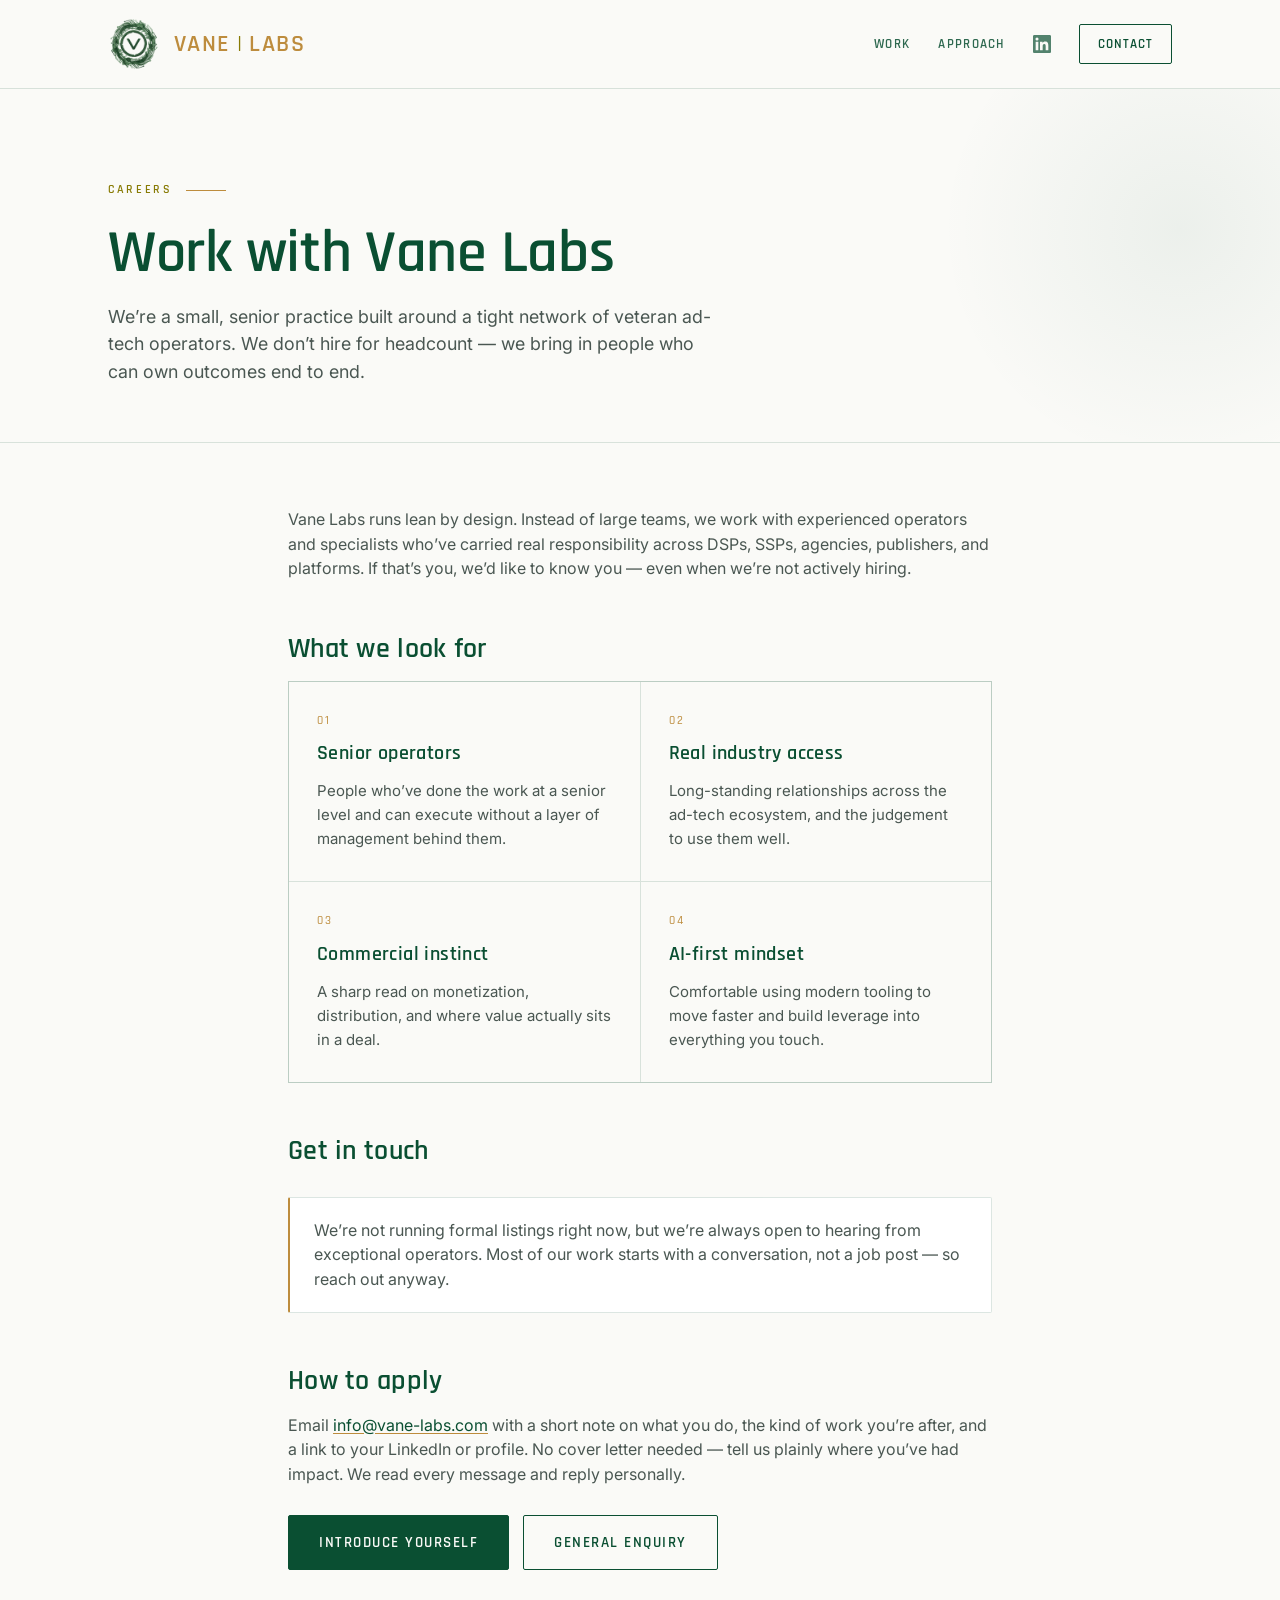
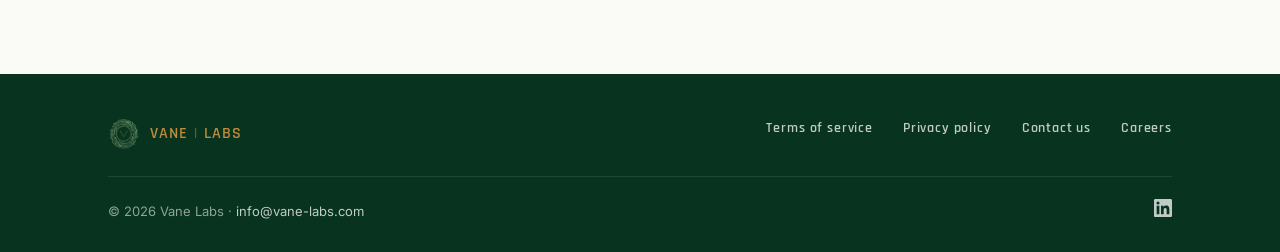
<file: careers.html>
<!DOCTYPE html>
<html lang="en">
<head>
  <meta charset="UTF-8" />
  <meta name="viewport" content="width=device-width, initial-scale=1.0" />
  <title>Careers — Vane Labs</title>
  <meta name="description" content="Vane Labs is a small, senior ad-tech practice. We work with a tight network of veteran operators — see how to work with us." />
  <meta name="theme-color" content="#0A4F32" />
  <meta name="robots" content="index, follow" />

  <link rel="icon" href="/assets/favicon.ico" sizes="any" />
  <link rel="icon" type="image/png" sizes="32x32" href="/assets/favicon-32.png" />
  <link rel="icon" type="image/png" sizes="64x64" href="/assets/favicon-64.png" />
  <link rel="apple-touch-icon" href="/assets/favicon-64.png" />

  <meta property="og:title" content="Careers — Vane Labs" />
  <meta property="og:description" content="A small, senior ad-tech practice. See how to work with us." />
  <meta property="og:type" content="website" />
  <meta property="og:url" content="https://vane-labs.com/careers.html" />

  <!-- Google Tag Manager -->
  <script>(function(w,d,s,l,i){w[l]=w[l]||[];w[l].push({'gtm.start':
  new Date().getTime(),event:'gtm.js'});var f=d.getElementsByTagName(s)[0],
  j=d.createElement(s),dl=l!='dataLayer'?'&l='+l:'';j.async=true;j.src=
  'https://www.googletagmanager.com/gtm.js?id='+i+dl;f.parentNode.insertBefore(j,f);
  })(window,document,'script','dataLayer','GTM-WZD8PMGS');</script>
  <!-- End Google Tag Manager -->

  <link rel="preconnect" href="https://fonts.googleapis.com" />
  <link rel="preconnect" href="https://fonts.gstatic.com" crossorigin />
  <link href="https://fonts.googleapis.com/css2?family=Rajdhani:wght@500;600;700&family=Inter:wght@400;500;600&display=swap" rel="stylesheet" />
  <link rel="stylesheet" href="/assets/site.css" />
</head>
<body>
<!-- Google Tag Manager (noscript) -->
<noscript><iframe src="https://www.googletagmanager.com/ns.html?id=GTM-WZD8PMGS"
height="0" width="0" style="display:none;visibility:hidden"></iframe></noscript>
<!-- End Google Tag Manager (noscript) -->

  <!-- ========== NAV ========== -->
  <nav class="site">
    <div class="container">
      <a class="logo-wrap" href="/" aria-label="Vane Labs home">
        <img class="logo-mark" src="/assets/logo.png" alt="" width="52" height="52" />
        <span class="logo-text">VANE<span class="pipe">|</span>LABS</span>
      </a>
      <div class="nav-links">
        <a class="link" href="/#work">Work</a>
        <a class="link" href="/#approach">Approach</a>
        <a class="nav-linkedin" href="https://www.linkedin.com/company/vane-labs/" target="_blank" rel="noopener" aria-label="Vane Labs on LinkedIn">
          <svg xmlns="http://www.w3.org/2000/svg" viewBox="0 0 24 24"><path d="M20.447 20.452h-3.554v-5.569c0-1.328-.027-3.037-1.852-3.037-1.853 0-2.136 1.445-2.136 2.939v5.667H9.351V9h3.414v1.561h.046c.477-.9 1.637-1.85 3.37-1.85 3.601 0 4.267 2.37 4.267 5.455v6.286zM5.337 7.433a2.062 2.062 0 0 1-2.063-2.065 2.064 2.064 0 1 1 2.063 2.065zm1.782 13.019H3.555V9h3.564v11.452zM22.225 0H1.771C.792 0 0 .774 0 1.729v20.542C0 23.227.792 24 1.771 24h20.451C23.2 24 24 23.227 24 22.271V1.729C24 .774 23.2 0 22.225 0z"/></svg>
        </a>
        <a class="cta" href="/contact.html">Contact</a>
      </div>
    </div>
  </nav>

  <main class="page">
    <!-- ========== PAGE HERO ========== -->
    <header class="page-hero">
      <div class="container">
        <div class="eyebrow">Careers</div>
        <h1>Work with Vane Labs</h1>
        <p class="lead">We&rsquo;re a small, senior practice built around a tight network of veteran ad-tech operators. We don&rsquo;t hire for headcount — we bring in people who can own outcomes end to end.</p>
      </div>
    </header>

    <!-- ========== BODY ========== -->
    <section class="prose">
      <div class="container">
        <p>Vane Labs runs lean by design. Instead of large teams, we work with experienced operators and specialists who&rsquo;ve carried real responsibility across DSPs, SSPs, agencies, publishers, and platforms. If that&rsquo;s you, we&rsquo;d like to know you — even when we&rsquo;re not actively hiring.</p>

        <h2>What we look for</h2>
        <div class="value-grid">
          <div class="value">
            <div class="num">01</div>
            <h3>Senior operators</h3>
            <p>People who&rsquo;ve done the work at a senior level and can execute without a layer of management behind them.</p>
          </div>
          <div class="value">
            <div class="num">02</div>
            <h3>Real industry access</h3>
            <p>Long-standing relationships across the ad-tech ecosystem, and the judgement to use them well.</p>
          </div>
          <div class="value">
            <div class="num">03</div>
            <h3>Commercial instinct</h3>
            <p>A sharp read on monetization, distribution, and where value actually sits in a deal.</p>
          </div>
          <div class="value">
            <div class="num">04</div>
            <h3>AI-first mindset</h3>
            <p>Comfortable using modern tooling to move faster and build leverage into everything you touch.</p>
          </div>
        </div>

        <h2>Get in touch</h2>
        <div class="callout">
          <p>We&rsquo;re not running formal listings right now, but we&rsquo;re always open to hearing from exceptional operators. Most of our work starts with a conversation, not a job post &mdash; so reach out anyway.</p>
        </div>

        <h2>How to apply</h2>
        <p>Email <a href="mailto:info@vane-labs.com">info@vane-labs.com</a> with a short note on what you do, the kind of work you&rsquo;re after, and a link to your LinkedIn or profile. No cover letter needed — tell us plainly where you&rsquo;ve had impact. We read every message and reply personally.</p>
        <p style="margin-top:28px;">
          <a class="btn btn-primary" href="mailto:info@vane-labs.com">Introduce yourself</a>
          <a class="btn btn-ghost" href="/contact.html" style="margin-left:10px;">General enquiry</a>
        </p>
      </div>
    </section>
  </main>

  <!-- ========== FOOTER ========== -->
  <footer class="site">
    <div class="container">
      <div class="footer-top">
        <a class="logo-wrap" href="/" aria-label="Vane Labs">
          <img class="logo-mark" src="/assets/logo.png" alt="" width="32" height="32" />
          <span class="logo-text">VANE<span class="pipe">|</span>LABS</span>
        </a>
        <nav class="footer-nav" aria-label="Footer">
          <a href="/terms.html">Terms of service</a>
          <a href="/privacy.html">Privacy policy</a>
          <a href="/contact.html">Contact us</a>
          <a href="/careers.html">Careers</a>
        </nav>
      </div>
      <div class="footer-bottom">
        <div>&copy; <span id="year">2026</span> Vane Labs &middot; <a href="mailto:info@vane-labs.com">info@vane-labs.com</a></div>
        <div class="social-links">
          <a href="https://www.linkedin.com/company/vane-labs/" target="_blank" rel="noopener" aria-label="Vane Labs on LinkedIn">
            <svg xmlns="http://www.w3.org/2000/svg" viewBox="0 0 24 24"><path d="M20.447 20.452h-3.554v-5.569c0-1.328-.027-3.037-1.852-3.037-1.853 0-2.136 1.445-2.136 2.939v5.667H9.351V9h3.414v1.561h.046c.477-.9 1.637-1.85 3.37-1.85 3.601 0 4.267 2.37 4.267 5.455v6.286zM5.337 7.433a2.062 2.062 0 0 1-2.063-2.065 2.064 2.064 0 1 1 2.063 2.065zm1.782 13.019H3.555V9h3.564v11.452zM22.225 0H1.771C.792 0 0 .774 0 1.729v20.542C0 23.227.792 24 1.771 24h20.451C23.2 24 24 23.227 24 22.271V1.729C24 .774 23.2 0 22.225 0z"/></svg>
          </a>
        </div>
      </div>
    </div>
  </footer>

  <script>document.getElementById("year").textContent = new Date().getFullYear();</script>
</body>
</html>
</file>
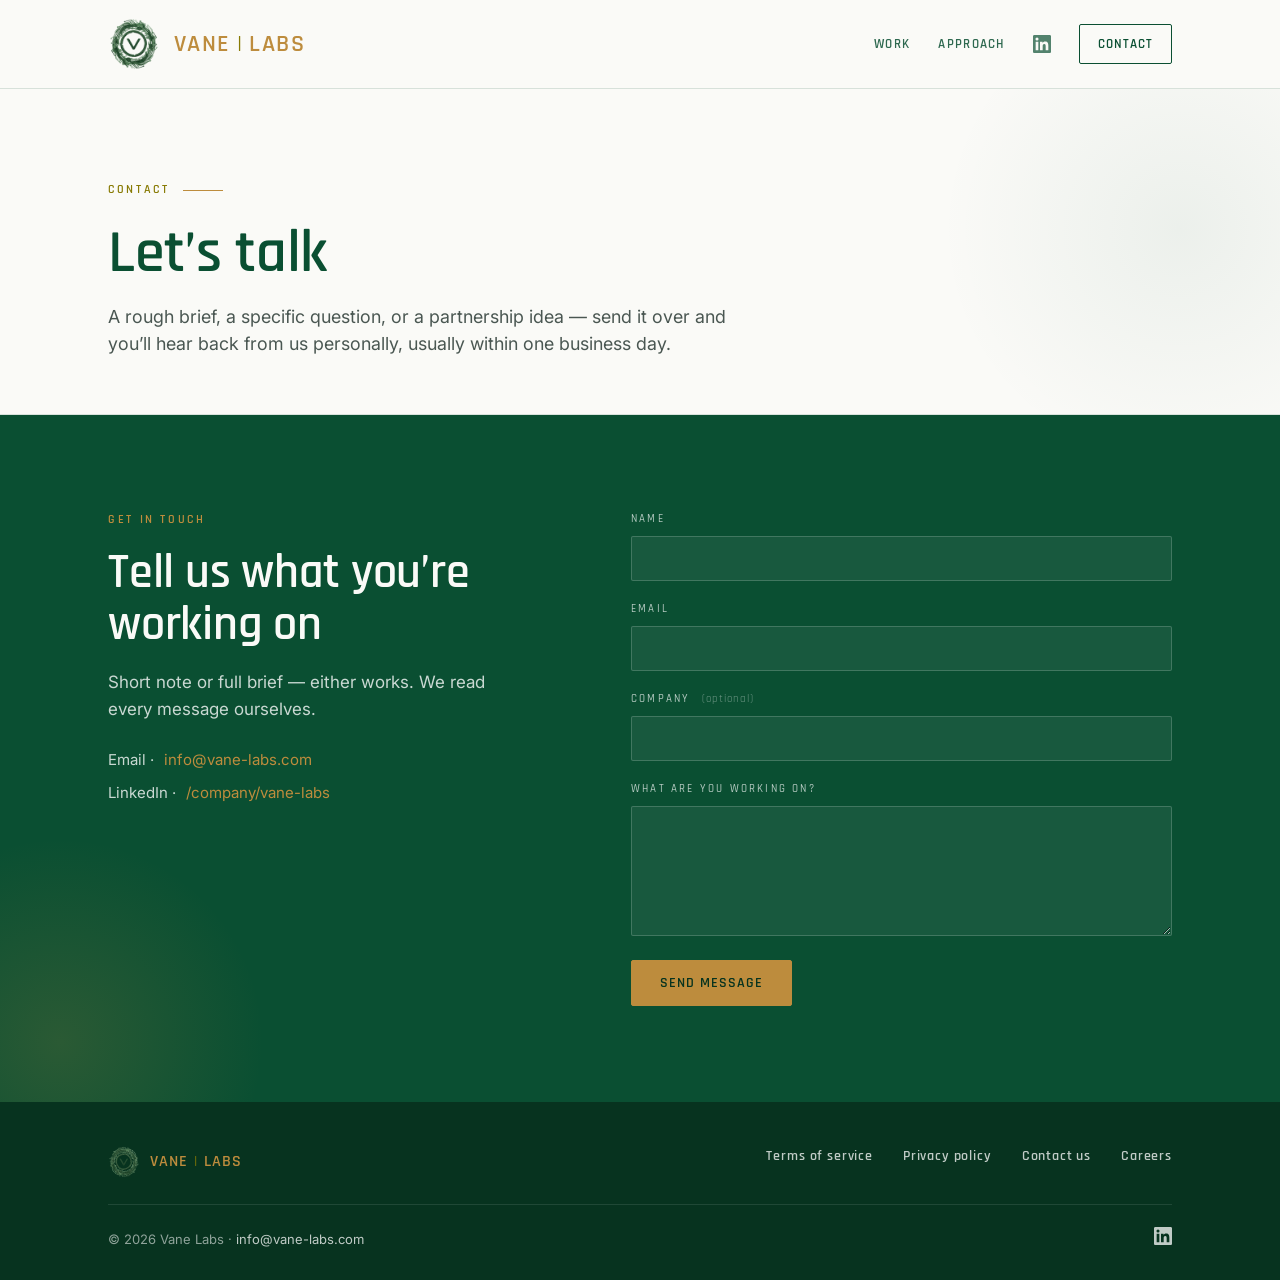
<file: contact.html>
<!DOCTYPE html>
<html lang="en">
<head>
  <meta charset="UTF-8" />
  <meta name="viewport" content="width=device-width, initial-scale=1.0" />
  <title>Contact — Vane Labs</title>
  <meta name="description" content="Get in touch with Vane Labs. Share a brief, a question, or a partnership idea and we'll respond personally." />
  <meta name="theme-color" content="#0A4F32" />
  <meta name="robots" content="index, follow" />

  <link rel="icon" href="/assets/favicon.ico" sizes="any" />
  <link rel="icon" type="image/png" sizes="32x32" href="/assets/favicon-32.png" />
  <link rel="icon" type="image/png" sizes="64x64" href="/assets/favicon-64.png" />
  <link rel="apple-touch-icon" href="/assets/favicon-64.png" />

  <meta property="og:title" content="Contact — Vane Labs" />
  <meta property="og:description" content="Get in touch with Vane Labs. We respond personally." />
  <meta property="og:type" content="website" />
  <meta property="og:url" content="https://vane-labs.com/contact.html" />

  <!-- Google Tag Manager -->
  <script>(function(w,d,s,l,i){w[l]=w[l]||[];w[l].push({'gtm.start':
  new Date().getTime(),event:'gtm.js'});var f=d.getElementsByTagName(s)[0],
  j=d.createElement(s),dl=l!='dataLayer'?'&l='+l:'';j.async=true;j.src=
  'https://www.googletagmanager.com/gtm.js?id='+i+dl;f.parentNode.insertBefore(j,f);
  })(window,document,'script','dataLayer','GTM-WZD8PMGS');</script>
  <!-- End Google Tag Manager -->

  <link rel="preconnect" href="https://fonts.googleapis.com" />
  <link rel="preconnect" href="https://fonts.gstatic.com" crossorigin />
  <link href="https://fonts.googleapis.com/css2?family=Rajdhani:wght@500;600;700&family=Inter:wght@400;500;600&display=swap" rel="stylesheet" />
  <link rel="stylesheet" href="/assets/site.css" />
</head>
<body>
<!-- Google Tag Manager (noscript) -->
<noscript><iframe src="https://www.googletagmanager.com/ns.html?id=GTM-WZD8PMGS"
height="0" width="0" style="display:none;visibility:hidden"></iframe></noscript>
<!-- End Google Tag Manager (noscript) -->

  <!-- ========== NAV ========== -->
  <nav class="site">
    <div class="container">
      <a class="logo-wrap" href="/" aria-label="Vane Labs home">
        <img class="logo-mark" src="/assets/logo.png" alt="" width="52" height="52" />
        <span class="logo-text">VANE<span class="pipe">|</span>LABS</span>
      </a>
      <div class="nav-links">
        <a class="link" href="/#work">Work</a>
        <a class="link" href="/#approach">Approach</a>
        <a class="nav-linkedin" href="https://www.linkedin.com/company/vane-labs/" target="_blank" rel="noopener" aria-label="Vane Labs on LinkedIn">
          <svg xmlns="http://www.w3.org/2000/svg" viewBox="0 0 24 24"><path d="M20.447 20.452h-3.554v-5.569c0-1.328-.027-3.037-1.852-3.037-1.853 0-2.136 1.445-2.136 2.939v5.667H9.351V9h3.414v1.561h.046c.477-.9 1.637-1.85 3.37-1.85 3.601 0 4.267 2.37 4.267 5.455v6.286zM5.337 7.433a2.062 2.062 0 0 1-2.063-2.065 2.064 2.064 0 1 1 2.063 2.065zm1.782 13.019H3.555V9h3.564v11.452zM22.225 0H1.771C.792 0 0 .774 0 1.729v20.542C0 23.227.792 24 1.771 24h20.451C23.2 24 24 23.227 24 22.271V1.729C24 .774 23.2 0 22.225 0z"/></svg>
        </a>
        <a class="cta" href="/contact.html">Contact</a>
      </div>
    </div>
  </nav>

  <main class="page">
    <!-- ========== PAGE HERO ========== -->
    <header class="page-hero">
      <div class="container">
        <div class="eyebrow">Contact</div>
        <h1>Let&rsquo;s talk</h1>
        <p class="lead">A rough brief, a specific question, or a partnership idea — send it over and you&rsquo;ll hear back from us personally, usually within one business day.</p>
      </div>
    </header>

    <!-- ========== CONTACT ========== -->
    <section class="contact">
      <div class="container contact-wrap">
        <div class="contact-intro">
          <div class="section-eyebrow">Get in touch</div>
          <h2 class="contact-title">Tell us what you&rsquo;re working on</h2>
          <p class="contact-sub">Short note or full brief — either works. We read every message ourselves.</p>
          <ul class="contact-details">
            <li>Email &middot; <a href="mailto:info@vane-labs.com">info@vane-labs.com</a></li>
            <li>LinkedIn &middot; <a href="https://www.linkedin.com/company/vane-labs/" target="_blank" rel="noopener">/company/vane-labs</a></li>
          </ul>
        </div>

        <form class="contact-form" name="contact" method="POST" data-netlify="true" netlify-honeypot="bot-field" action="/contact.html">
          <input type="hidden" name="form-name" value="contact">
          <p class="hp"><label>Don&rsquo;t fill this out: <input name="bot-field"></label></p>

          <div class="field">
            <label for="c-name">Name</label>
            <input type="text" id="c-name" name="name" required autocomplete="name">
          </div>

          <div class="field">
            <label for="c-email">Email</label>
            <input type="email" id="c-email" name="email" required autocomplete="email">
          </div>

          <div class="field">
            <label for="c-company">Company <span class="optional">(optional)</span></label>
            <input type="text" id="c-company" name="company" autocomplete="organization">
          </div>

          <div class="field">
            <label for="c-message">What are you working on?</label>
            <textarea id="c-message" name="message" rows="5" required></textarea>
          </div>

          <button type="submit" class="btn btn-gold">Send message</button>
        </form>

        <div class="contact-success" role="status" aria-live="polite" hidden>
          Thanks. We&rsquo;ll be in touch shortly.
        </div>
      </div>
    </section>
  </main>

  <!-- ========== FOOTER ========== -->
  <footer class="site">
    <div class="container">
      <div class="footer-top">
        <a class="logo-wrap" href="/" aria-label="Vane Labs">
          <img class="logo-mark" src="/assets/logo.png" alt="" width="32" height="32" />
          <span class="logo-text">VANE<span class="pipe">|</span>LABS</span>
        </a>
        <nav class="footer-nav" aria-label="Footer">
          <a href="/terms.html">Terms of service</a>
          <a href="/privacy.html">Privacy policy</a>
          <a href="/contact.html">Contact us</a>
          <a href="/careers.html">Careers</a>
        </nav>
      </div>
      <div class="footer-bottom">
        <div>&copy; <span id="year">2026</span> Vane Labs &middot; <a href="mailto:info@vane-labs.com">info@vane-labs.com</a></div>
        <div class="social-links">
          <a href="https://www.linkedin.com/company/vane-labs/" target="_blank" rel="noopener" aria-label="Vane Labs on LinkedIn">
            <svg xmlns="http://www.w3.org/2000/svg" viewBox="0 0 24 24"><path d="M20.447 20.452h-3.554v-5.569c0-1.328-.027-3.037-1.852-3.037-1.853 0-2.136 1.445-2.136 2.939v5.667H9.351V9h3.414v1.561h.046c.477-.9 1.637-1.85 3.37-1.85 3.601 0 4.267 2.37 4.267 5.455v6.286zM5.337 7.433a2.062 2.062 0 0 1-2.063-2.065 2.064 2.064 0 1 1 2.063 2.065zm1.782 13.019H3.555V9h3.564v11.452zM22.225 0H1.771C.792 0 0 .774 0 1.729v20.542C0 23.227.792 24 1.771 24h20.451C23.2 24 24 23.227 24 22.271V1.729C24 .774 23.2 0 22.225 0z"/></svg>
          </a>
        </div>
      </div>
    </div>
  </footer>

  <script>
    document.getElementById("year").textContent = new Date().getFullYear();

    // Contact form: submit via fetch to Netlify, show inline success
    (function () {
      var form = document.querySelector("form.contact-form");
      if (!form) return;
      var success = document.querySelector(".contact-success");
      form.addEventListener("submit", function (e) {
        e.preventDefault();
        var data = new FormData(form);
        var body = new URLSearchParams();
        data.forEach(function (v, k) { body.append(k, v); });
        fetch("/", {
          method: "POST",
          headers: { "Content-Type": "application/x-www-form-urlencoded" },
          body: body.toString()
        }).then(function (r) {
          if (!r.ok) throw new Error("net");
          form.reset();
          if (success) {
            success.classList.remove("show");
            success.hidden = false;
            requestAnimationFrame(function () {
              requestAnimationFrame(function () {
                success.classList.add("show");
              });
            });
          }
        }).catch(function () {
          alert("Sorry, the form didn't send. Email info@vane-labs.com directly.");
        });
      });
    })();
  </script>
</body>
</html>
</file>
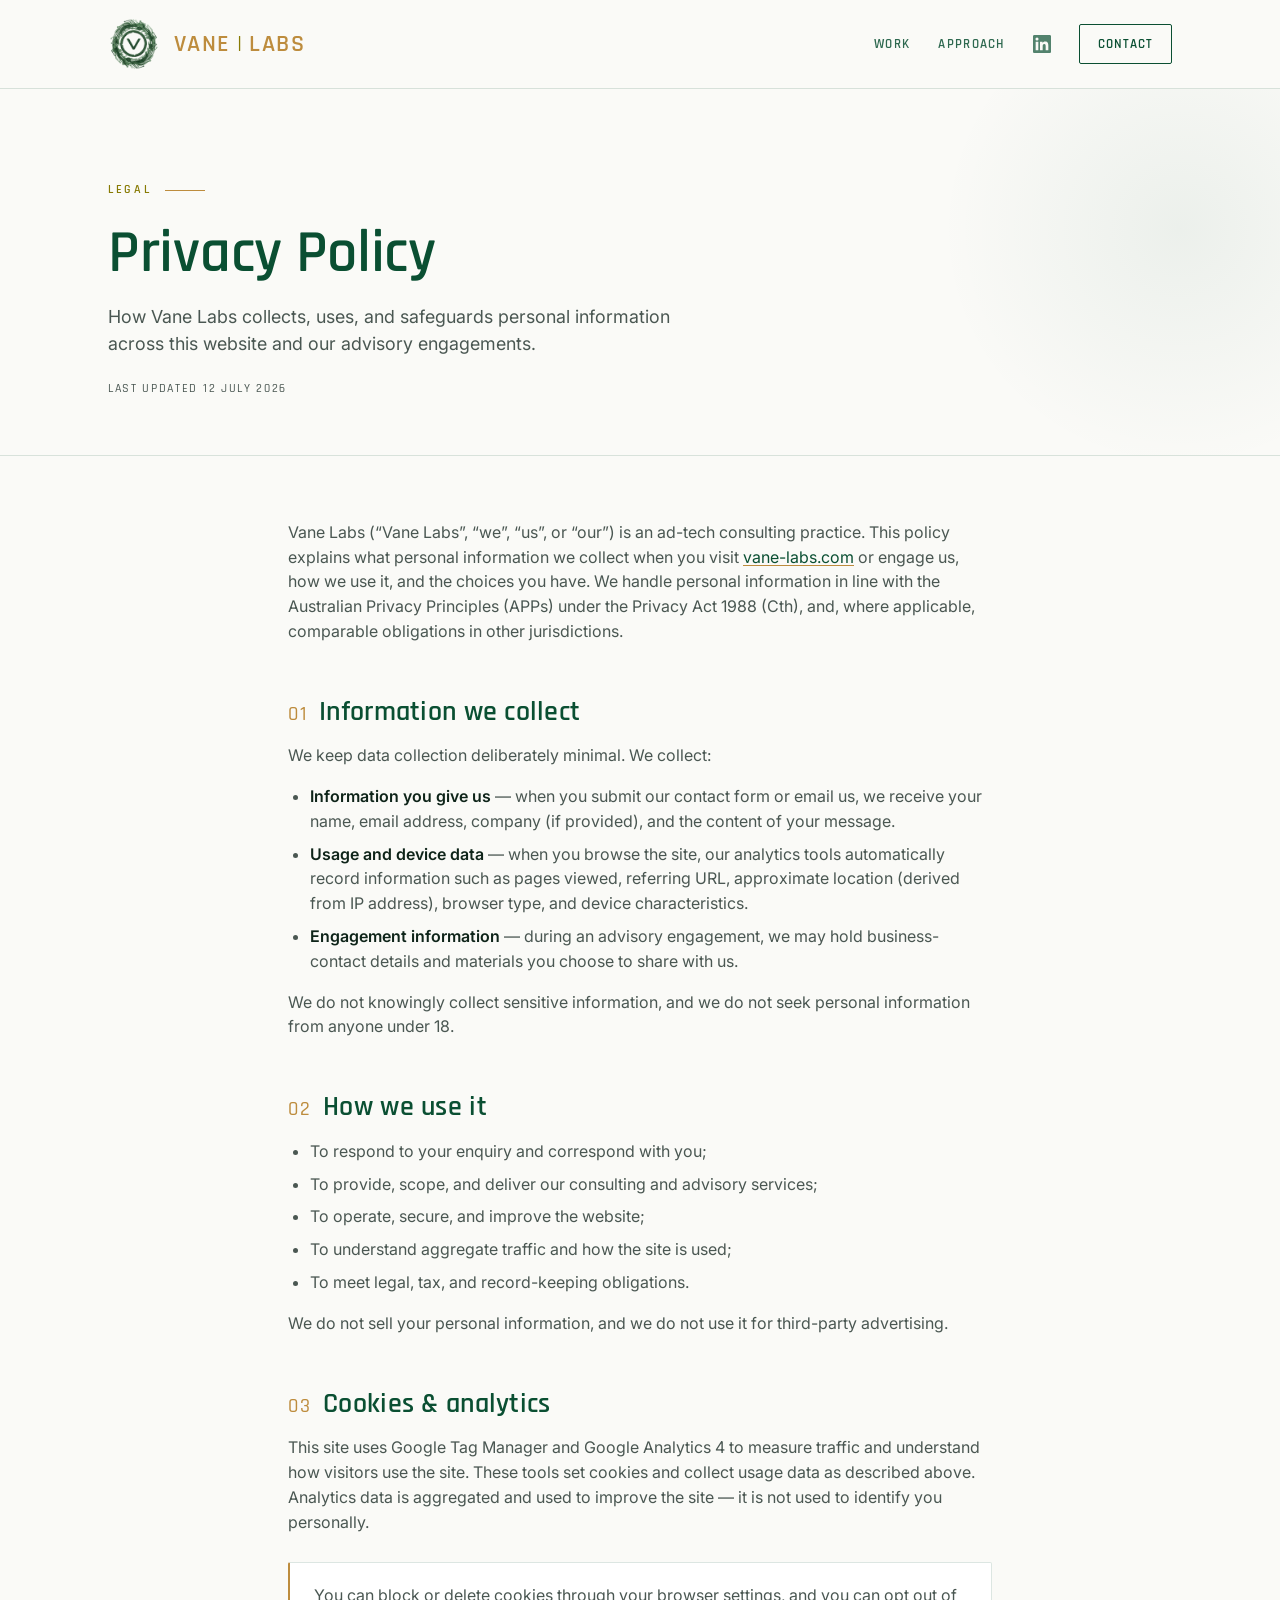
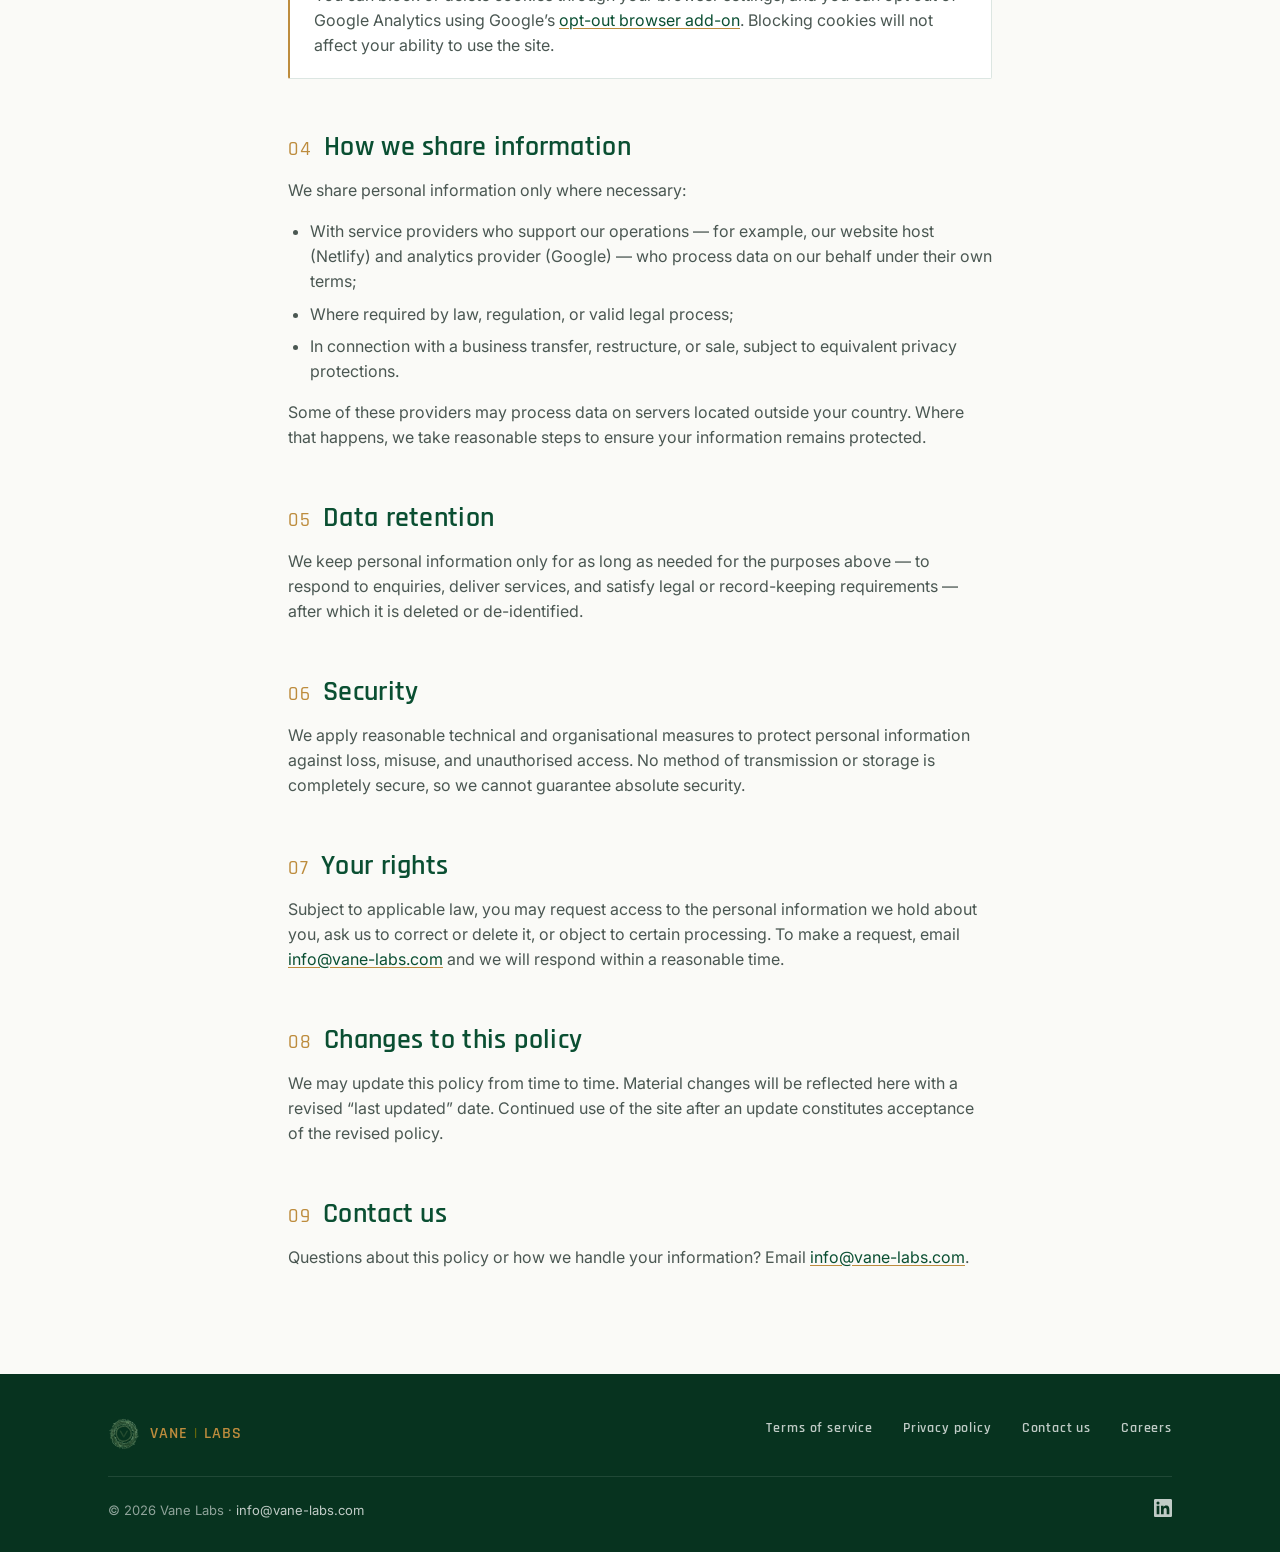
<file: privacy.html>
<!DOCTYPE html>
<html lang="en">
<head>
  <meta charset="UTF-8" />
  <meta name="viewport" content="width=device-width, initial-scale=1.0" />
  <title>Privacy Policy — Vane Labs</title>
  <meta name="description" content="How Vane Labs collects, uses, and protects personal information across vane-labs.com and our advisory engagements." />
  <meta name="theme-color" content="#0A4F32" />
  <meta name="robots" content="index, follow" />

  <link rel="icon" href="/assets/favicon.ico" sizes="any" />
  <link rel="icon" type="image/png" sizes="32x32" href="/assets/favicon-32.png" />
  <link rel="icon" type="image/png" sizes="64x64" href="/assets/favicon-64.png" />
  <link rel="apple-touch-icon" href="/assets/favicon-64.png" />

  <meta property="og:title" content="Privacy Policy — Vane Labs" />
  <meta property="og:description" content="How Vane Labs collects, uses, and protects personal information." />
  <meta property="og:type" content="website" />
  <meta property="og:url" content="https://vane-labs.com/privacy.html" />

  <!-- Google Tag Manager -->
  <script>(function(w,d,s,l,i){w[l]=w[l]||[];w[l].push({'gtm.start':
  new Date().getTime(),event:'gtm.js'});var f=d.getElementsByTagName(s)[0],
  j=d.createElement(s),dl=l!='dataLayer'?'&l='+l:'';j.async=true;j.src=
  'https://www.googletagmanager.com/gtm.js?id='+i+dl;f.parentNode.insertBefore(j,f);
  })(window,document,'script','dataLayer','GTM-WZD8PMGS');</script>
  <!-- End Google Tag Manager -->

  <link rel="preconnect" href="https://fonts.googleapis.com" />
  <link rel="preconnect" href="https://fonts.gstatic.com" crossorigin />
  <link href="https://fonts.googleapis.com/css2?family=Rajdhani:wght@500;600;700&family=Inter:wght@400;500;600&display=swap" rel="stylesheet" />
  <link rel="stylesheet" href="/assets/site.css" />
</head>
<body>
<!-- Google Tag Manager (noscript) -->
<noscript><iframe src="https://www.googletagmanager.com/ns.html?id=GTM-WZD8PMGS"
height="0" width="0" style="display:none;visibility:hidden"></iframe></noscript>
<!-- End Google Tag Manager (noscript) -->

  <!-- ========== NAV ========== -->
  <nav class="site">
    <div class="container">
      <a class="logo-wrap" href="/" aria-label="Vane Labs home">
        <img class="logo-mark" src="/assets/logo.png" alt="" width="52" height="52" />
        <span class="logo-text">VANE<span class="pipe">|</span>LABS</span>
      </a>
      <div class="nav-links">
        <a class="link" href="/#work">Work</a>
        <a class="link" href="/#approach">Approach</a>
        <a class="nav-linkedin" href="https://www.linkedin.com/company/vane-labs/" target="_blank" rel="noopener" aria-label="Vane Labs on LinkedIn">
          <svg xmlns="http://www.w3.org/2000/svg" viewBox="0 0 24 24"><path d="M20.447 20.452h-3.554v-5.569c0-1.328-.027-3.037-1.852-3.037-1.853 0-2.136 1.445-2.136 2.939v5.667H9.351V9h3.414v1.561h.046c.477-.9 1.637-1.85 3.37-1.85 3.601 0 4.267 2.37 4.267 5.455v6.286zM5.337 7.433a2.062 2.062 0 0 1-2.063-2.065 2.064 2.064 0 1 1 2.063 2.065zm1.782 13.019H3.555V9h3.564v11.452zM22.225 0H1.771C.792 0 0 .774 0 1.729v20.542C0 23.227.792 24 1.771 24h20.451C23.2 24 24 23.227 24 22.271V1.729C24 .774 23.2 0 22.225 0z"/></svg>
        </a>
        <a class="cta" href="/contact.html">Contact</a>
      </div>
    </div>
  </nav>

  <main class="page">
    <!-- ========== PAGE HERO ========== -->
    <header class="page-hero">
      <div class="container">
        <div class="eyebrow">Legal</div>
        <h1>Privacy Policy</h1>
        <p class="lead">How Vane Labs collects, uses, and safeguards personal information across this website and our advisory engagements.</p>
        <div class="meta">Last updated 12 July 2026</div>
      </div>
    </header>

    <!-- ========== BODY ========== -->
    <section class="prose">
      <div class="container">
        <p>Vane Labs (&ldquo;Vane Labs&rdquo;, &ldquo;we&rdquo;, &ldquo;us&rdquo;, or &ldquo;our&rdquo;) is an ad-tech consulting practice. This policy explains what personal information we collect when you visit <a href="https://vane-labs.com">vane-labs.com</a> or engage us, how we use it, and the choices you have. We handle personal information in line with the Australian Privacy Principles (APPs) under the Privacy Act 1988 (Cth), and, where applicable, comparable obligations in other jurisdictions.</p>

        <h2><span class="idx">01</span>Information we collect</h2>
        <p>We keep data collection deliberately minimal. We collect:</p>
        <ul>
          <li><strong>Information you give us</strong> — when you submit our contact form or email us, we receive your name, email address, company (if provided), and the content of your message.</li>
          <li><strong>Usage and device data</strong> — when you browse the site, our analytics tools automatically record information such as pages viewed, referring URL, approximate location (derived from IP address), browser type, and device characteristics.</li>
          <li><strong>Engagement information</strong> — during an advisory engagement, we may hold business-contact details and materials you choose to share with us.</li>
        </ul>
        <p>We do not knowingly collect sensitive information, and we do not seek personal information from anyone under 18.</p>

        <h2><span class="idx">02</span>How we use it</h2>
        <ul>
          <li>To respond to your enquiry and correspond with you;</li>
          <li>To provide, scope, and deliver our consulting and advisory services;</li>
          <li>To operate, secure, and improve the website;</li>
          <li>To understand aggregate traffic and how the site is used;</li>
          <li>To meet legal, tax, and record-keeping obligations.</li>
        </ul>
        <p>We do not sell your personal information, and we do not use it for third-party advertising.</p>

        <h2><span class="idx">03</span>Cookies &amp; analytics</h2>
        <p>This site uses Google Tag Manager and Google Analytics 4 to measure traffic and understand how visitors use the site. These tools set cookies and collect usage data as described above. Analytics data is aggregated and used to improve the site — it is not used to identify you personally.</p>
        <div class="callout">
          <p>You can block or delete cookies through your browser settings, and you can opt out of Google Analytics using Google&rsquo;s <a href="https://tools.google.com/dlpage/gaoptout" target="_blank" rel="noopener">opt-out browser add-on</a>. Blocking cookies will not affect your ability to use the site.</p>
        </div>

        <h2><span class="idx">04</span>How we share information</h2>
        <p>We share personal information only where necessary:</p>
        <ul>
          <li>With service providers who support our operations — for example, our website host (Netlify) and analytics provider (Google) — who process data on our behalf under their own terms;</li>
          <li>Where required by law, regulation, or valid legal process;</li>
          <li>In connection with a business transfer, restructure, or sale, subject to equivalent privacy protections.</li>
        </ul>
        <p>Some of these providers may process data on servers located outside your country. Where that happens, we take reasonable steps to ensure your information remains protected.</p>

        <h2><span class="idx">05</span>Data retention</h2>
        <p>We keep personal information only for as long as needed for the purposes above — to respond to enquiries, deliver services, and satisfy legal or record-keeping requirements — after which it is deleted or de-identified.</p>

        <h2><span class="idx">06</span>Security</h2>
        <p>We apply reasonable technical and organisational measures to protect personal information against loss, misuse, and unauthorised access. No method of transmission or storage is completely secure, so we cannot guarantee absolute security.</p>

        <h2><span class="idx">07</span>Your rights</h2>
        <p>Subject to applicable law, you may request access to the personal information we hold about you, ask us to correct or delete it, or object to certain processing. To make a request, email <a href="mailto:info@vane-labs.com">info@vane-labs.com</a> and we will respond within a reasonable time.</p>

        <h2><span class="idx">08</span>Changes to this policy</h2>
        <p>We may update this policy from time to time. Material changes will be reflected here with a revised &ldquo;last updated&rdquo; date. Continued use of the site after an update constitutes acceptance of the revised policy.</p>

        <h2><span class="idx">09</span>Contact us</h2>
        <p>Questions about this policy or how we handle your information? Email <a href="mailto:info@vane-labs.com">info@vane-labs.com</a>.</p>
      </div>
    </section>
  </main>

  <!-- ========== FOOTER ========== -->
  <footer class="site">
    <div class="container">
      <div class="footer-top">
        <a class="logo-wrap" href="/" aria-label="Vane Labs">
          <img class="logo-mark" src="/assets/logo.png" alt="" width="32" height="32" />
          <span class="logo-text">VANE<span class="pipe">|</span>LABS</span>
        </a>
        <nav class="footer-nav" aria-label="Footer">
          <a href="/terms.html">Terms of service</a>
          <a href="/privacy.html">Privacy policy</a>
          <a href="/contact.html">Contact us</a>
          <a href="/careers.html">Careers</a>
        </nav>
      </div>
      <div class="footer-bottom">
        <div>&copy; <span id="year">2026</span> Vane Labs &middot; <a href="mailto:info@vane-labs.com">info@vane-labs.com</a></div>
        <div class="social-links">
          <a href="https://www.linkedin.com/company/vane-labs/" target="_blank" rel="noopener" aria-label="Vane Labs on LinkedIn">
            <svg xmlns="http://www.w3.org/2000/svg" viewBox="0 0 24 24"><path d="M20.447 20.452h-3.554v-5.569c0-1.328-.027-3.037-1.852-3.037-1.853 0-2.136 1.445-2.136 2.939v5.667H9.351V9h3.414v1.561h.046c.477-.9 1.637-1.85 3.37-1.85 3.601 0 4.267 2.37 4.267 5.455v6.286zM5.337 7.433a2.062 2.062 0 0 1-2.063-2.065 2.064 2.064 0 1 1 2.063 2.065zm1.782 13.019H3.555V9h3.564v11.452zM22.225 0H1.771C.792 0 0 .774 0 1.729v20.542C0 23.227.792 24 1.771 24h20.451C23.2 24 24 23.227 24 22.271V1.729C24 .774 23.2 0 22.225 0z"/></svg>
          </a>
        </div>
      </div>
    </div>
  </footer>

  <script>document.getElementById("year").textContent = new Date().getFullYear();</script>
</body>
</html>
</file>
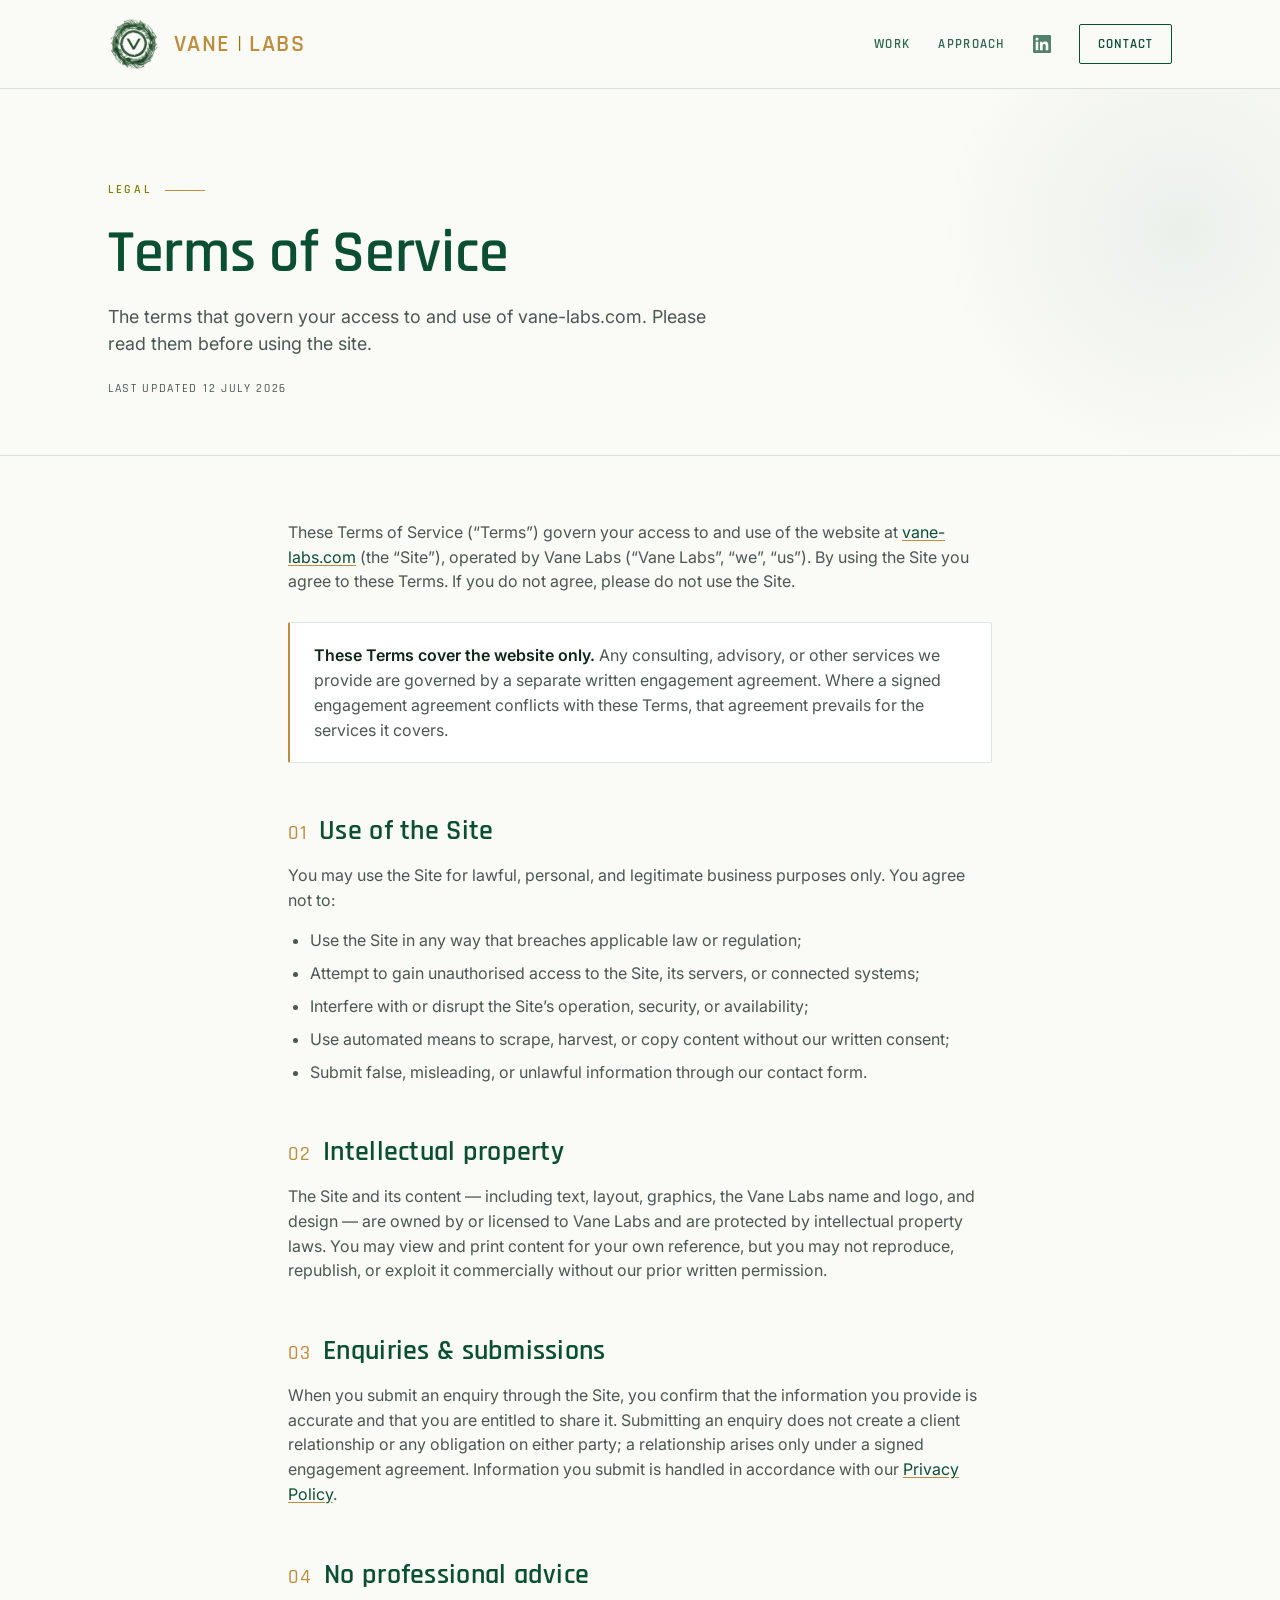
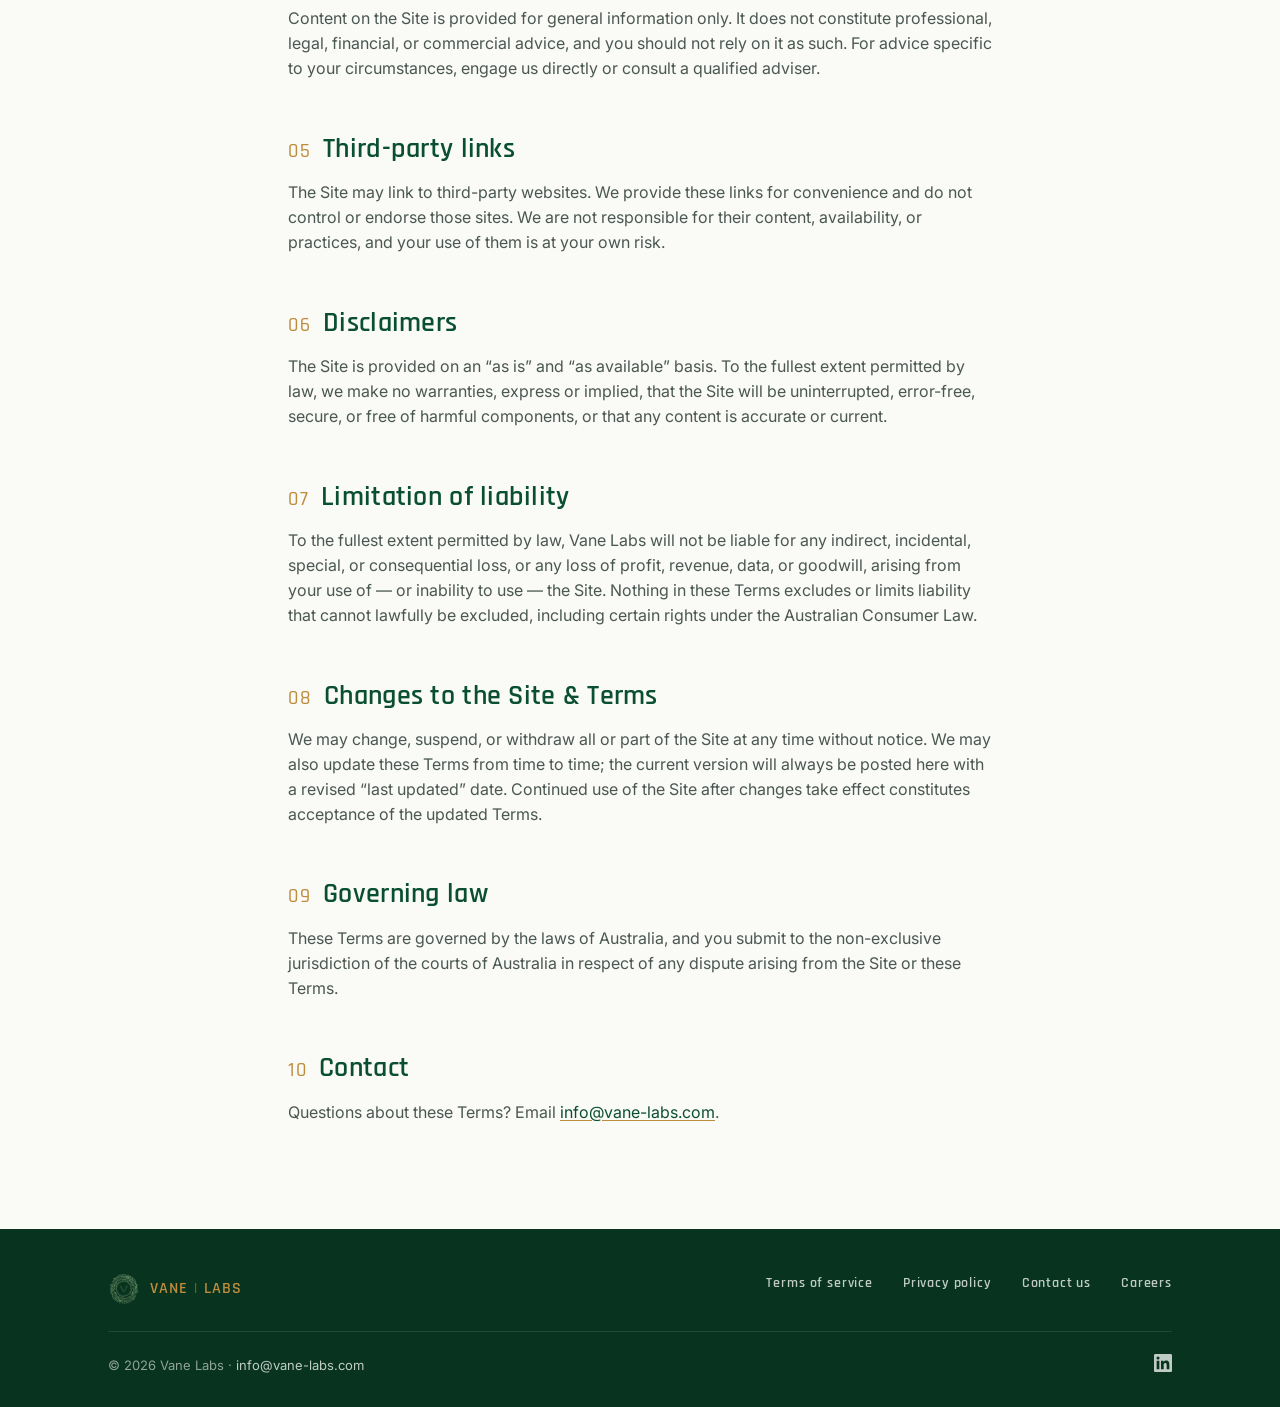
<file: terms.html>
<!DOCTYPE html>
<html lang="en">
<head>
  <meta charset="UTF-8" />
  <meta name="viewport" content="width=device-width, initial-scale=1.0" />
  <title>Terms of Service — Vane Labs</title>
  <meta name="description" content="The terms that govern your use of vane-labs.com and any enquiry you submit to Vane Labs." />
  <meta name="theme-color" content="#0A4F32" />
  <meta name="robots" content="index, follow" />

  <link rel="icon" href="/assets/favicon.ico" sizes="any" />
  <link rel="icon" type="image/png" sizes="32x32" href="/assets/favicon-32.png" />
  <link rel="icon" type="image/png" sizes="64x64" href="/assets/favicon-64.png" />
  <link rel="apple-touch-icon" href="/assets/favicon-64.png" />

  <meta property="og:title" content="Terms of Service — Vane Labs" />
  <meta property="og:description" content="The terms that govern your use of vane-labs.com." />
  <meta property="og:type" content="website" />
  <meta property="og:url" content="https://vane-labs.com/terms.html" />

  <!-- Google Tag Manager -->
  <script>(function(w,d,s,l,i){w[l]=w[l]||[];w[l].push({'gtm.start':
  new Date().getTime(),event:'gtm.js'});var f=d.getElementsByTagName(s)[0],
  j=d.createElement(s),dl=l!='dataLayer'?'&l='+l:'';j.async=true;j.src=
  'https://www.googletagmanager.com/gtm.js?id='+i+dl;f.parentNode.insertBefore(j,f);
  })(window,document,'script','dataLayer','GTM-WZD8PMGS');</script>
  <!-- End Google Tag Manager -->

  <link rel="preconnect" href="https://fonts.googleapis.com" />
  <link rel="preconnect" href="https://fonts.gstatic.com" crossorigin />
  <link href="https://fonts.googleapis.com/css2?family=Rajdhani:wght@500;600;700&family=Inter:wght@400;500;600&display=swap" rel="stylesheet" />
  <link rel="stylesheet" href="/assets/site.css" />
</head>
<body>
<!-- Google Tag Manager (noscript) -->
<noscript><iframe src="https://www.googletagmanager.com/ns.html?id=GTM-WZD8PMGS"
height="0" width="0" style="display:none;visibility:hidden"></iframe></noscript>
<!-- End Google Tag Manager (noscript) -->

  <!-- ========== NAV ========== -->
  <nav class="site">
    <div class="container">
      <a class="logo-wrap" href="/" aria-label="Vane Labs home">
        <img class="logo-mark" src="/assets/logo.png" alt="" width="52" height="52" />
        <span class="logo-text">VANE<span class="pipe">|</span>LABS</span>
      </a>
      <div class="nav-links">
        <a class="link" href="/#work">Work</a>
        <a class="link" href="/#approach">Approach</a>
        <a class="nav-linkedin" href="https://www.linkedin.com/company/vane-labs/" target="_blank" rel="noopener" aria-label="Vane Labs on LinkedIn">
          <svg xmlns="http://www.w3.org/2000/svg" viewBox="0 0 24 24"><path d="M20.447 20.452h-3.554v-5.569c0-1.328-.027-3.037-1.852-3.037-1.853 0-2.136 1.445-2.136 2.939v5.667H9.351V9h3.414v1.561h.046c.477-.9 1.637-1.85 3.37-1.85 3.601 0 4.267 2.37 4.267 5.455v6.286zM5.337 7.433a2.062 2.062 0 0 1-2.063-2.065 2.064 2.064 0 1 1 2.063 2.065zm1.782 13.019H3.555V9h3.564v11.452zM22.225 0H1.771C.792 0 0 .774 0 1.729v20.542C0 23.227.792 24 1.771 24h20.451C23.2 24 24 23.227 24 22.271V1.729C24 .774 23.2 0 22.225 0z"/></svg>
        </a>
        <a class="cta" href="/contact.html">Contact</a>
      </div>
    </div>
  </nav>

  <main class="page">
    <!-- ========== PAGE HERO ========== -->
    <header class="page-hero">
      <div class="container">
        <div class="eyebrow">Legal</div>
        <h1>Terms of Service</h1>
        <p class="lead">The terms that govern your access to and use of vane-labs.com. Please read them before using the site.</p>
        <div class="meta">Last updated 12 July 2026</div>
      </div>
    </header>

    <!-- ========== BODY ========== -->
    <section class="prose">
      <div class="container">
        <p>These Terms of Service (&ldquo;Terms&rdquo;) govern your access to and use of the website at <a href="https://vane-labs.com">vane-labs.com</a> (the &ldquo;Site&rdquo;), operated by Vane Labs (&ldquo;Vane Labs&rdquo;, &ldquo;we&rdquo;, &ldquo;us&rdquo;). By using the Site you agree to these Terms. If you do not agree, please do not use the Site.</p>

        <div class="callout">
          <p><strong>These Terms cover the website only.</strong> Any consulting, advisory, or other services we provide are governed by a separate written engagement agreement. Where a signed engagement agreement conflicts with these Terms, that agreement prevails for the services it covers.</p>
        </div>

        <h2><span class="idx">01</span>Use of the Site</h2>
        <p>You may use the Site for lawful, personal, and legitimate business purposes only. You agree not to:</p>
        <ul>
          <li>Use the Site in any way that breaches applicable law or regulation;</li>
          <li>Attempt to gain unauthorised access to the Site, its servers, or connected systems;</li>
          <li>Interfere with or disrupt the Site&rsquo;s operation, security, or availability;</li>
          <li>Use automated means to scrape, harvest, or copy content without our written consent;</li>
          <li>Submit false, misleading, or unlawful information through our contact form.</li>
        </ul>

        <h2><span class="idx">02</span>Intellectual property</h2>
        <p>The Site and its content — including text, layout, graphics, the Vane Labs name and logo, and design — are owned by or licensed to Vane Labs and are protected by intellectual property laws. You may view and print content for your own reference, but you may not reproduce, republish, or exploit it commercially without our prior written permission.</p>

        <h2><span class="idx">03</span>Enquiries &amp; submissions</h2>
        <p>When you submit an enquiry through the Site, you confirm that the information you provide is accurate and that you are entitled to share it. Submitting an enquiry does not create a client relationship or any obligation on either party; a relationship arises only under a signed engagement agreement. Information you submit is handled in accordance with our <a href="/privacy.html">Privacy Policy</a>.</p>

        <h2><span class="idx">04</span>No professional advice</h2>
        <p>Content on the Site is provided for general information only. It does not constitute professional, legal, financial, or commercial advice, and you should not rely on it as such. For advice specific to your circumstances, engage us directly or consult a qualified adviser.</p>

        <h2><span class="idx">05</span>Third-party links</h2>
        <p>The Site may link to third-party websites. We provide these links for convenience and do not control or endorse those sites. We are not responsible for their content, availability, or practices, and your use of them is at your own risk.</p>

        <h2><span class="idx">06</span>Disclaimers</h2>
        <p>The Site is provided on an &ldquo;as is&rdquo; and &ldquo;as available&rdquo; basis. To the fullest extent permitted by law, we make no warranties, express or implied, that the Site will be uninterrupted, error-free, secure, or free of harmful components, or that any content is accurate or current.</p>

        <h2><span class="idx">07</span>Limitation of liability</h2>
        <p>To the fullest extent permitted by law, Vane Labs will not be liable for any indirect, incidental, special, or consequential loss, or any loss of profit, revenue, data, or goodwill, arising from your use of — or inability to use — the Site. Nothing in these Terms excludes or limits liability that cannot lawfully be excluded, including certain rights under the Australian Consumer Law.</p>

        <h2><span class="idx">08</span>Changes to the Site &amp; Terms</h2>
        <p>We may change, suspend, or withdraw all or part of the Site at any time without notice. We may also update these Terms from time to time; the current version will always be posted here with a revised &ldquo;last updated&rdquo; date. Continued use of the Site after changes take effect constitutes acceptance of the updated Terms.</p>

        <h2><span class="idx">09</span>Governing law</h2>
        <p>These Terms are governed by the laws of Australia, and you submit to the non-exclusive jurisdiction of the courts of Australia in respect of any dispute arising from the Site or these Terms.</p>

        <h2><span class="idx">10</span>Contact</h2>
        <p>Questions about these Terms? Email <a href="mailto:info@vane-labs.com">info@vane-labs.com</a>.</p>
      </div>
    </section>
  </main>

  <!-- ========== FOOTER ========== -->
  <footer class="site">
    <div class="container">
      <div class="footer-top">
        <a class="logo-wrap" href="/" aria-label="Vane Labs">
          <img class="logo-mark" src="/assets/logo.png" alt="" width="32" height="32" />
          <span class="logo-text">VANE<span class="pipe">|</span>LABS</span>
        </a>
        <nav class="footer-nav" aria-label="Footer">
          <a href="/terms.html">Terms of service</a>
          <a href="/privacy.html">Privacy policy</a>
          <a href="/contact.html">Contact us</a>
          <a href="/careers.html">Careers</a>
        </nav>
      </div>
      <div class="footer-bottom">
        <div>&copy; <span id="year">2026</span> Vane Labs &middot; <a href="mailto:info@vane-labs.com">info@vane-labs.com</a></div>
        <div class="social-links">
          <a href="https://www.linkedin.com/company/vane-labs/" target="_blank" rel="noopener" aria-label="Vane Labs on LinkedIn">
            <svg xmlns="http://www.w3.org/2000/svg" viewBox="0 0 24 24"><path d="M20.447 20.452h-3.554v-5.569c0-1.328-.027-3.037-1.852-3.037-1.853 0-2.136 1.445-2.136 2.939v5.667H9.351V9h3.414v1.561h.046c.477-.9 1.637-1.85 3.37-1.85 3.601 0 4.267 2.37 4.267 5.455v6.286zM5.337 7.433a2.062 2.062 0 0 1-2.063-2.065 2.064 2.064 0 1 1 2.063 2.065zm1.782 13.019H3.555V9h3.564v11.452zM22.225 0H1.771C.792 0 0 .774 0 1.729v20.542C0 23.227.792 24 1.771 24h20.451C23.2 24 24 23.227 24 22.271V1.729C24 .774 23.2 0 22.225 0z"/></svg>
          </a>
        </div>
      </div>
    </div>
  </footer>

  <script>document.getElementById("year").textContent = new Date().getFullYear();</script>
</body>
</html>
</file>
<file: assets/site.css>
/* ============================================================
   Vane Labs — shared stylesheet for subpages
   Mirrors the design system inlined in index.html so the
   legal / contact / careers pages match the homepage exactly.
   ============================================================ */

:root {
  --forest: #0A4F32;
  --forest-deep: #07331F;
  --gold: #BD8C3D;
  --gold-dark: #887B05;
  --accent: #3CCC08;
  --bg: #FAFAF7;
  --ink: #0E2419;
  --muted: #4A5752;
  --rule: rgba(10, 79, 50, 0.14);
}

*, *::before, *::after { box-sizing: border-box; }
html { scroll-behavior: smooth; }
html, body { margin: 0; padding: 0; }
body {
  font-family: 'Inter', -apple-system, BlinkMacSystemFont, 'Segoe UI', sans-serif;
  color: var(--ink);
  background: var(--bg);
  line-height: 1.55;
  -webkit-font-smoothing: antialiased;
  text-rendering: optimizeLegibility;
  display: flex;
  flex-direction: column;
  min-height: 100vh;
}

::selection { background: var(--forest); color: var(--bg); }

.container { max-width: 1120px; margin: 0 auto; padding: 0 28px; }

/* ---------- Logo ---------- */
.logo-wrap { display: inline-flex; align-items: center; gap: 14px; text-decoration: none; }
.logo-mark { width: 52px; height: 52px; flex: none; display: block; }
.logo-text {
  font-family: 'Rajdhani', sans-serif;
  font-weight: 600;
  font-size: 24px;
  letter-spacing: 0.06em;
  color: var(--gold);
  line-height: 1;
  white-space: nowrap;
}
.logo-text .pipe { color: var(--gold-dark); margin: 0 6px; font-weight: 500; }

/* ---------- Nav ---------- */
nav.site {
  padding: 18px 0;
  border-bottom: 1px solid var(--rule);
  background: rgba(250, 250, 247, 0.88);
  backdrop-filter: saturate(180%) blur(10px);
  -webkit-backdrop-filter: saturate(180%) blur(10px);
  position: sticky; top: 0; z-index: 20;
}
nav.site .container { display: flex; align-items: center; justify-content: space-between; gap: 20px; }
nav.site .nav-links { display: flex; align-items: center; gap: 28px; }
nav.site a.link {
  font-family: 'Rajdhani', sans-serif; font-weight: 600;
  letter-spacing: 0.1em; text-transform: uppercase;
  font-size: 13px; color: var(--forest); text-decoration: none;
  opacity: 0.85; transition: opacity 0.2s;
}
nav.site a.link:hover { opacity: 1; }
nav.site a.cta {
  font-family: 'Rajdhani', sans-serif; font-weight: 600;
  letter-spacing: 0.08em; text-transform: uppercase;
  font-size: 13px; color: var(--forest);
  border: 1px solid var(--forest); padding: 9px 18px; border-radius: 2px;
  text-decoration: none; transition: background 0.2s, color 0.2s;
}
nav.site a.cta:hover { background: var(--forest); color: var(--bg); }
nav.site .nav-linkedin svg { width: 18px; height: 18px; fill: var(--forest); opacity: 0.7; transition: opacity 0.2s; display: block; }
nav.site .nav-linkedin:hover svg { opacity: 1; }
@media (max-width: 640px) {
  nav.site .nav-links { gap: 14px; }
  nav.site a.link { display: none; }
  nav.site a.cta { font-size: 12px; padding: 8px 14px; }
  .logo-text { font-size: 20px; }
  .logo-mark { width: 44px; height: 44px; }
}

/* ---------- Buttons ---------- */
.btn {
  display: inline-block;
  font-family: 'Rajdhani', sans-serif; font-weight: 600;
  letter-spacing: 0.1em; text-transform: uppercase;
  font-size: 15px; padding: 15px 30px; border-radius: 2px;
  text-decoration: none; cursor: pointer;
  transition: transform 0.12s ease, background 0.2s, color 0.2s, border-color 0.2s;
}
.btn-primary { background: var(--forest); color: var(--bg); border: 1px solid var(--forest); }
.btn-primary:hover { background: var(--forest-deep); border-color: var(--forest-deep); transform: translateY(-1px); }
.btn-ghost { background: transparent; color: var(--forest); border: 1px solid var(--forest); }
.btn-ghost:hover { background: var(--forest); color: var(--bg); }
.btn-gold {
  background: var(--gold); color: var(--forest-deep); border: 1px solid var(--gold);
  padding: 13px 28px; font-size: 14px; letter-spacing: 0.08em;
}
.btn-gold:hover { background: #D49E46; border-color: #D49E46; }

/* ---------- Page hero (subpage header) ---------- */
main.page { flex: 1 0 auto; }
.page-hero {
  padding: 92px 0 56px;
  border-bottom: 1px solid var(--rule);
  position: relative; overflow: hidden;
}
.page-hero::before {
  content: ""; position: absolute;
  right: -160px; top: -120px; width: 520px; height: 520px;
  background: radial-gradient(circle at center, rgba(10,79,50,0.06), transparent 65%);
  pointer-events: none;
}
.page-hero .eyebrow {
  font-family: 'Rajdhani', sans-serif; font-weight: 600;
  letter-spacing: 0.22em; text-transform: uppercase;
  font-size: 12px; color: var(--gold-dark);
  margin-bottom: 22px; display: flex; align-items: center; gap: 14px;
}
.page-hero .eyebrow::after { content: ""; flex: none; width: 40px; height: 1px; background: var(--gold); }
.page-hero h1 {
  font-family: 'Rajdhani', sans-serif; font-weight: 600;
  font-size: clamp(36px, 5.2vw, 60px);
  line-height: 1.05; letter-spacing: -0.005em;
  color: var(--forest); margin: 0 0 18px; max-width: 820px;
}
.page-hero p.lead {
  font-size: clamp(16px, 1.4vw, 19px);
  color: var(--muted); max-width: 620px; margin: 0;
}
.page-hero .meta {
  margin-top: 22px; font-family: 'Rajdhani', sans-serif; font-weight: 500;
  letter-spacing: 0.14em; text-transform: uppercase;
  font-size: 12px; color: var(--muted);
}

/* ---------- Prose (legal + long-form copy) ---------- */
.prose { padding: 64px 0 88px; }
.prose .container { max-width: 760px; }
.prose h2 {
  font-family: 'Rajdhani', sans-serif; font-weight: 600;
  font-size: clamp(22px, 2.8vw, 28px);
  color: var(--forest); letter-spacing: 0.01em;
  margin: 52px 0 14px; line-height: 1.2;
}
.prose h2:first-child { margin-top: 0; }
.prose h2 .idx {
  color: var(--gold); font-weight: 500; font-size: 0.7em;
  margin-right: 12px; letter-spacing: 0.08em;
}
.prose h3 {
  font-family: 'Rajdhani', sans-serif; font-weight: 600;
  font-size: 18px; color: var(--forest);
  margin: 28px 0 10px; letter-spacing: 0.01em;
}
.prose p { color: var(--muted); font-size: 16px; margin: 0 0 16px; }
.prose ul { color: var(--muted); font-size: 16px; margin: 0 0 16px; padding-left: 22px; }
.prose li { margin: 0 0 8px; }
.prose a { color: var(--forest); text-decoration: underline; text-underline-offset: 2px; text-decoration-color: var(--gold); }
.prose a:hover { color: var(--gold-dark); }
/* Buttons inside prose keep their own styling, not the inline-link treatment */
.prose a.btn { text-decoration: none; }
.prose a.btn-primary, .prose a.btn-primary:hover { color: var(--bg); }
.prose a.btn-ghost { color: var(--forest); }
.prose a.btn-ghost:hover { color: var(--bg); }
.prose strong { color: var(--ink); font-weight: 600; }
.prose hr { border: none; border-top: 1px solid var(--rule); margin: 48px 0; }
.prose .callout {
  background: #FFFFFF; border: 1px solid var(--rule);
  border-left: 2px solid var(--gold);
  padding: 20px 24px; margin: 28px 0; border-radius: 2px;
}
.prose .callout p:last-child { margin-bottom: 0; }

/* ---------- Careers ---------- */
.value-grid {
  display: grid;
  grid-template-columns: repeat(auto-fit, minmax(240px, 1fr));
  gap: 1px; background: var(--rule);
  border: 1px solid var(--rule); margin: 8px 0 0;
}
.value {
  background: var(--bg); padding: 30px 28px;
  display: flex; flex-direction: column; gap: 8px;
  transition: background 0.2s;
}
.value:hover { background: #FFFFFF; }
.value .num { font-family: 'Rajdhani', sans-serif; font-weight: 500; font-size: 12px; color: var(--gold); letter-spacing: 0.2em; }
.value h3 { font-family: 'Rajdhani', sans-serif; font-weight: 600; font-size: 20px; color: var(--forest); margin: 0; letter-spacing: 0.02em; }
.value p { color: var(--muted); margin: 2px 0 0; font-size: 15px; line-height: 1.6; }

.role {
  border: 1px solid var(--rule); border-radius: 2px;
  background: #FFFFFF; padding: 26px 28px; margin: 0 0 14px;
}
.role h3 { font-family: 'Rajdhani', sans-serif; font-weight: 600; font-size: 20px; color: var(--forest); margin: 0 0 6px; }
.role .tag { font-family: 'Rajdhani', sans-serif; font-weight: 500; letter-spacing: 0.14em; text-transform: uppercase; font-size: 11px; color: var(--gold-dark); }
.role p { color: var(--muted); font-size: 15px; margin: 10px 0 0; }

/* ---------- Contact section (reused from home) ---------- */
section.contact {
  background: var(--forest); color: var(--bg);
  border-bottom: none; padding: 96px 0;
  position: relative; overflow: hidden;
}
section.contact::before {
  content: ""; position: absolute; left: -180px; bottom: -180px;
  width: 480px; height: 480px;
  background: radial-gradient(circle at center, rgba(189,140,61,0.18), transparent 60%);
  pointer-events: none;
}
.contact-wrap {
  display: grid;
  grid-template-columns: minmax(0, 1fr) minmax(0, 1.2fr);
  gap: 72px; align-items: start;
}
.contact-intro { max-width: 460px; grid-column: 1; grid-row: 1; }
.contact-form { grid-column: 2; grid-row: 1; }
.section-eyebrow {
  font-family: 'Rajdhani', sans-serif; font-weight: 600;
  letter-spacing: 0.22em; text-transform: uppercase;
  font-size: 12px; color: var(--gold); margin-bottom: 18px;
}
.contact-title {
  font-family: 'Rajdhani', sans-serif; font-weight: 600;
  font-size: clamp(32px, 4.5vw, 48px);
  color: var(--bg); margin: 0 0 18px;
  line-height: 1.08; letter-spacing: -0.005em;
}
.contact-sub { color: rgba(255,255,255,0.78); font-size: 17px; max-width: 420px; margin: 0 0 26px; }
.contact-details { margin: 0; padding: 0; list-style: none; }
.contact-details li { color: rgba(255,255,255,0.78); font-size: 15px; margin: 0 0 10px; display: flex; gap: 10px; }
.contact-details a { color: var(--gold); text-decoration: none; }
.contact-details a:hover { color: #D49E46; }

.contact-form { display: flex; flex-direction: column; gap: 20px; }
.contact-form .field { display: flex; flex-direction: column; }
.contact-form label {
  font-family: 'Rajdhani', sans-serif; font-weight: 500;
  letter-spacing: 0.2em; text-transform: uppercase;
  font-size: 11px; color: rgba(255,255,255,0.7); margin-bottom: 8px;
}
.contact-form label .optional {
  color: rgba(255,255,255,0.4); font-weight: 400;
  letter-spacing: 0.1em; text-transform: none; margin-left: 6px;
}
.contact-form input,
.contact-form textarea {
  width: 100%; font-family: 'Inter', sans-serif; font-size: 15px;
  color: var(--bg); background: rgba(255,255,255,0.06);
  border: 1px solid rgba(255,255,255,0.18); border-radius: 2px;
  padding: 12px 14px; transition: border-color 0.15s, background 0.15s;
}
.contact-form input:focus,
.contact-form textarea:focus { outline: none; border-color: var(--gold); background: rgba(255,255,255,0.1); }
.contact-form textarea { resize: vertical; min-height: 130px; }
.contact-form .hp { position: absolute; left: -9999px; height: 0; width: 0; overflow: hidden; }
.contact-form .btn-gold { align-self: flex-start; margin-top: 4px; }
.contact-success {
  grid-column: 1; grid-row: 1; align-self: end;
  color: var(--bg); font-family: 'Rajdhani', sans-serif; font-weight: 600;
  letter-spacing: -0.005em; font-size: clamp(26px, 3.8vw, 34px);
  line-height: 1.35; border-left: 2px solid var(--gold);
  padding: 10px 0 10px 22px; max-width: 480px; margin-bottom: 70px;
  opacity: 0; transform: translateY(14px);
  transition: opacity 0.7s ease-out, transform 0.7s ease-out;
}
.contact-success[hidden] { display: none; }
.contact-success.show { opacity: 1; transform: translateY(0); }
@media (max-width: 820px) {
  .contact-wrap { grid-template-columns: 1fr; gap: 44px; }
  .contact-intro, .contact-form { grid-column: 1; grid-row: auto; }
  .contact-success { grid-column: 1; grid-row: auto; align-self: start; margin-bottom: 0; }
}

/* ---------- Footer ---------- */
footer.site {
  flex: none;
  padding: 44px 0 30px;
  background: var(--forest-deep);
  color: rgba(255,255,255,0.55);
  font-size: 13px;
}
footer.site .footer-top {
  display: flex; justify-content: space-between; align-items: flex-start;
  flex-wrap: wrap; gap: 28px;
  padding-bottom: 26px; margin-bottom: 22px;
  border-bottom: 1px solid rgba(255,255,255,0.1);
}
footer.site .logo-wrap { gap: 10px; }
footer.site .logo-mark { width: 32px; height: 32px; }
footer.site .logo-text { font-size: 16px; color: var(--gold); }
footer.site .logo-text .pipe { color: var(--gold-dark); }
footer.site .footer-nav {
  display: flex; flex-wrap: wrap; gap: 10px 30px;
}
footer.site .footer-nav a {
  font-family: 'Rajdhani', sans-serif; font-weight: 600;
  letter-spacing: 0.06em; font-size: 14px;
  color: rgba(255,255,255,0.75); text-decoration: none;
  transition: color 0.2s;
}
footer.site .footer-bottom {
  display: flex; justify-content: space-between; align-items: center;
  flex-wrap: wrap; gap: 14px;
}
footer.site a { color: rgba(255,255,255,0.75); text-decoration: none; }
footer.site a:hover { color: var(--gold); }
footer.site .social-links { display: flex; align-items: center; gap: 16px; }
footer.site .social-links svg { width: 18px; height: 18px; fill: rgba(255,255,255,0.75); transition: fill 0.2s; }
footer.site .social-links a:hover svg { fill: var(--gold); }
@media (max-width: 640px) {
  footer.site .footer-nav { flex-direction: column; gap: 12px; }
}

@media (max-width: 720px) {
  .page-hero { padding: 60px 0 44px; }
  .prose { padding: 48px 0 64px; }
  section.contact { padding: 68px 0; }
}
</file>
